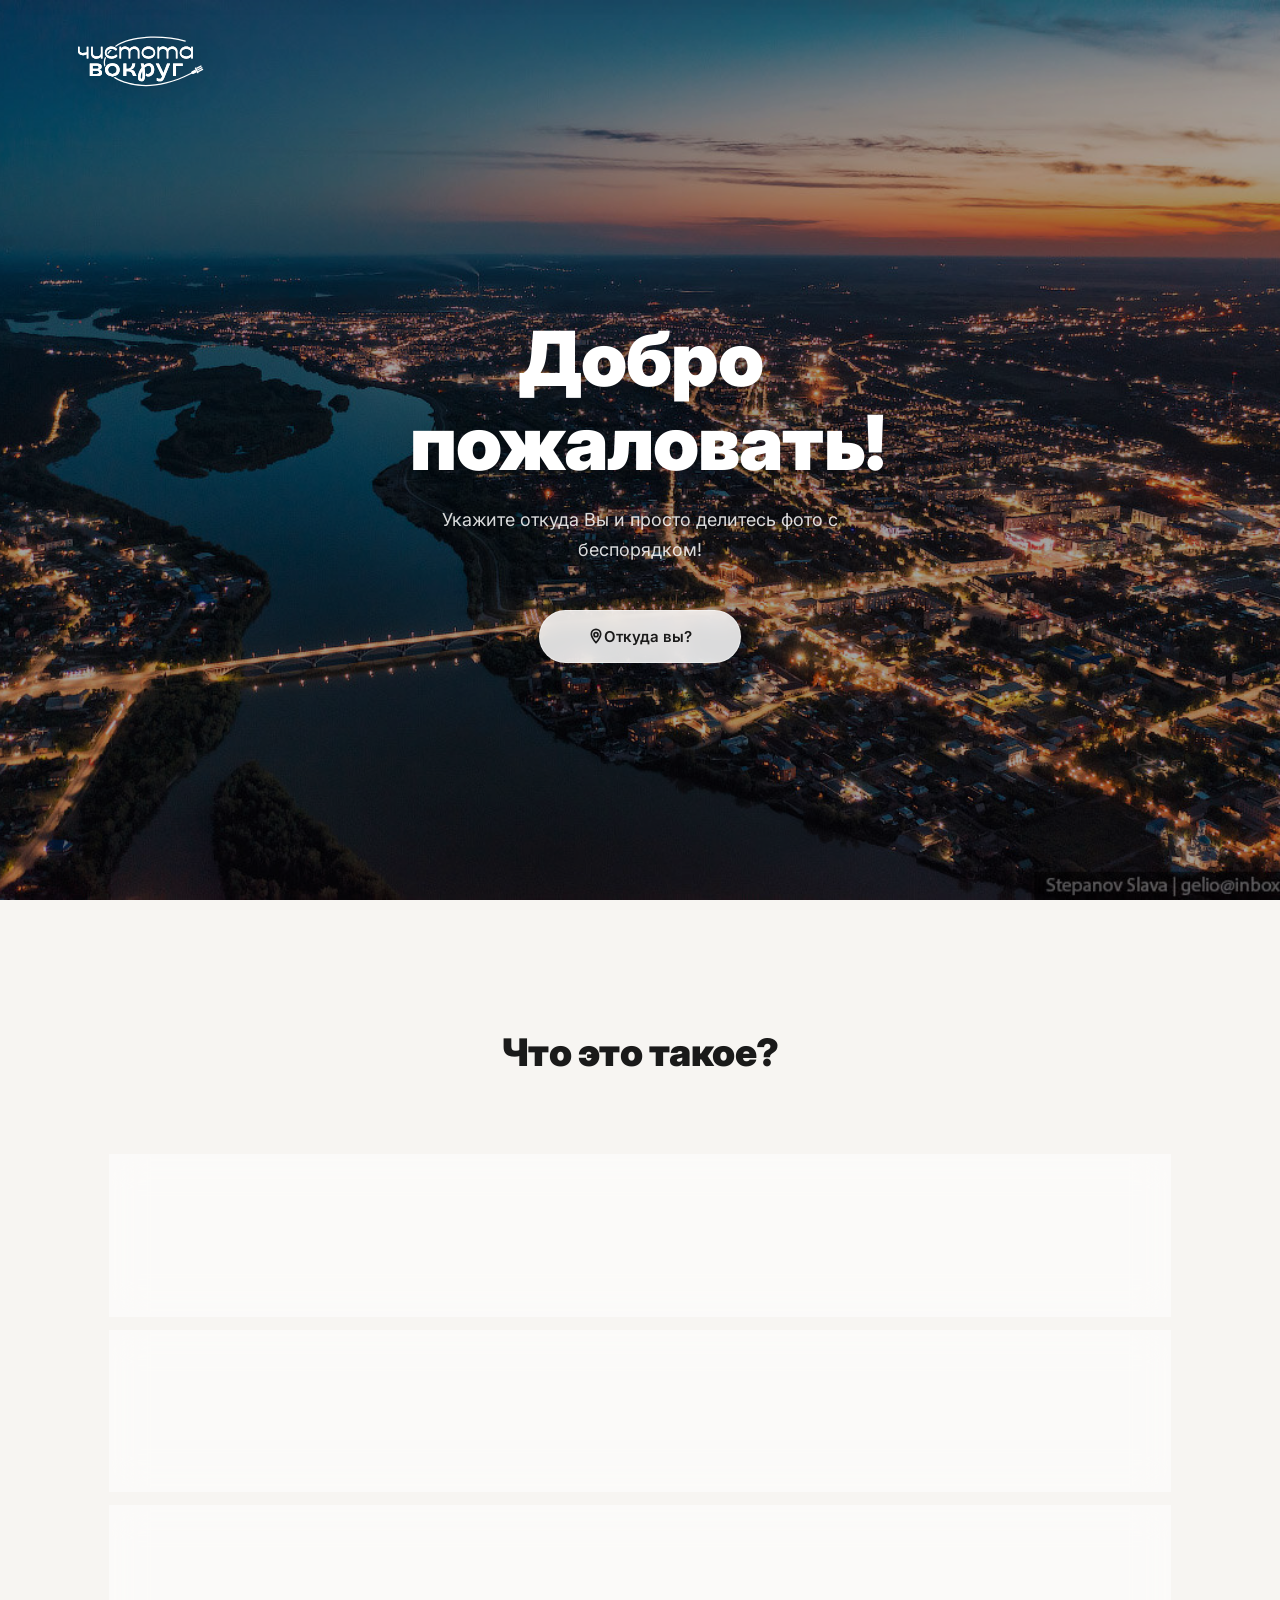
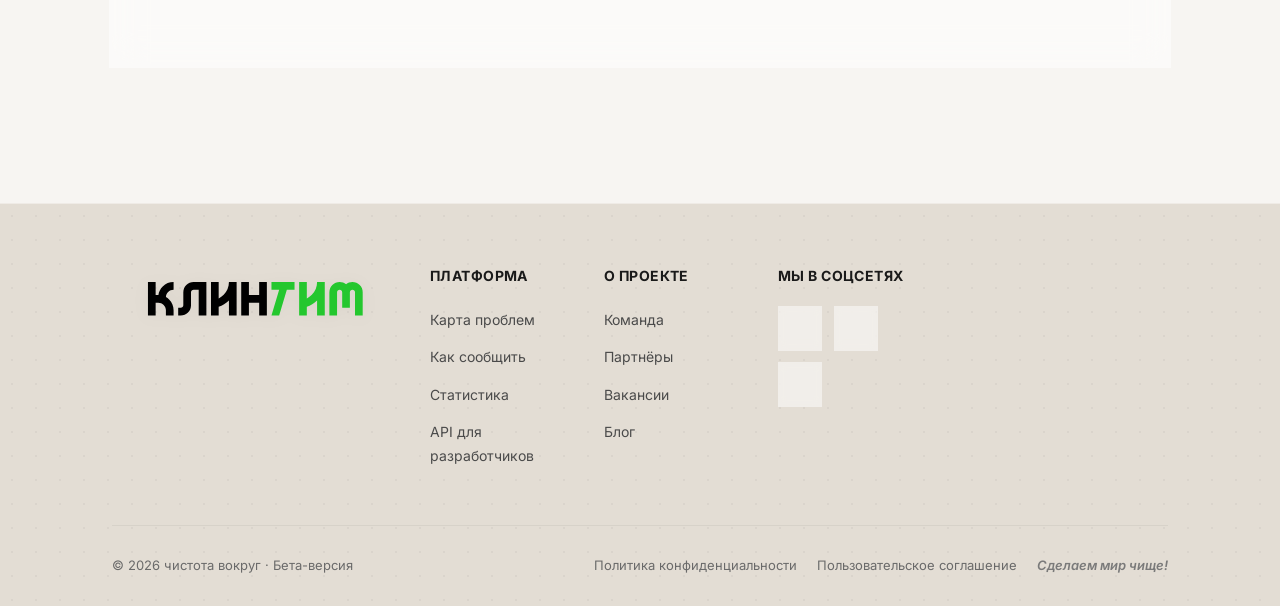
<file: index.html>
<!DOCTYPE html>
<html lang="ru">
<head>
    <meta charset="UTF-8">
    <meta name="viewport" content="width=device-width, initial-scale=1.0">
    <title>Чистота Вокруг</title>
    <link rel="stylesheet" href="styles/index.css">
    <base target="_blank">
</head>
<body>

<section class="hero" id="hero">
    <a href="index.html">
    <img src="image/chistotavokryg_head.svg" alt="Чистота вокруг" class="hero-logo-fixed" id="heroLogo" draggable="false">
</a>
    <div class="hero-content">
        <h1>Добро пожаловать!</h1>
        <p class="hero-subtitle">Укажите откуда Вы и просто делитесь фото с беспорядком!</p>
        <button class="btn-hero" id="heroCityBtn">
            <svg width="16" height="16" viewBox="0 0 24 24" fill="none" stroke="currentColor" stroke-width="2.5" stroke-linecap="round" stroke-linejoin="round">
                <circle cx="12" cy="10" r="3"/>
                <path d="M12 2C8.13 2 5 5.13 5 9c0 5.25 7 13 7 13s7-7.75 7-13c0-3.87-3.13-7-7-7z"/>
            </svg>
            Откуда вы?
        </button>
    </div>
</section>

<header class="floating-header" id="floatingHeader">
    <button class="fh-burger" id="fhBurger" title="Меню" aria-label="Открыть меню">
        <svg class="burger-icon" viewBox="0 0 24 24">
            <line x1="3" y1="6" x2="21" y2="6"/>
            <line x1="3" y1="12" x2="21" y2="12"/>
            <line x1="3" y1="18" x2="21" y2="18"/>
        </svg>
    </button>
    <img src="image/chistotavokryg_head_simple.svg" alt="Чистота вокруг" class="fh-logo-full">
    <div style="display: flex; align-items: center; gap: 10px;">
        <button class="fh-btn" id="floatingCityBtn">
            <svg width="14" height="14" viewBox="0 0 24 24" fill="none" stroke="currentColor" stroke-width="2.5" stroke-linecap="round" stroke-linejoin="round">
                <circle cx="12" cy="10" r="3"/>
                <path d="M12 2C8.13 2 5 5.13 5 9c0 5.25 7 13 7 13s7-7.75 7-13c0-3.87-3.13-7-7-7z"/>
            </svg>
            Откуда вы?
        </button>
    </div>
</header>

<nav class="glass-menu" id="glassMenu">
    <a href="#hero" class="glass-menu-link">На главную</a>
    <a href="#about" class="glass-menu-link">Что это такое?</a>
</nav>

<section class="about" id="about">
    <div class="container">
        <h2 class="section-title">Что это такое?</h2>
        <article class="article-card">
            <div class="article-text">
                <h3>О проекте</h3>
                <p>"Чистота Вокруг" — это платформа, которая помогает сделать территорию вокруг Вас удобнее, чище и безопаснее! Мы верим, что абсолютно любое пространство заслуживает современных цифровых решений.</p>
            </div>
        </article>
        <article class="article-card">
            <div class="article-text">
                <h3>Как это работает?</h3>
                <p>Вы замечаете проблему — фотографируете и отправляете заявку прямо с телефона. Нейросеть распознаёт по фото, что именно не так. Администрация видит обращение и берёт его в работу. Прозрачно и быстро!</p>
            </div>
        </article>
        <article class="article-card">
            <div class="article-text">
                <h3>Для кого это?</h3>
                <p>Для простых людей — чтобы улицы вокруг стали чутка чище. Для администрации — чтобы видеть проблемы и быстро их решать. Для всех, кому не всё равно!</p>
            </div>
        </article>
    </div>
</section>

<footer class="site-footer">
    <div class="container">
        <div class="footer-grid">
            <div class="footer-brand-col">
                <img src="image/cleanteam_logo1big.svg" alt="команда лого" class="footer-logo-img" draggable="false">
            </div>
            <div class="footer-col">
                <h4>Платформа</h4>
                <ul>
                    <li><a href="#">Карта проблем</a></li>
                    <li><a href="#">Как сообщить</a></li>
                    <li><a href="#">Статистика</a></li>
                    <li><a href="#">API для разработчиков</a></li>
                </ul>
            </div>
            <div class="footer-col">
                <h4>О проекте</h4>
                <ul>
                    <li><a href="#">Команда</a></li>
                    <li><a href="#">Партнёры</a></li>
                    <li><a href="#">Вакансии</a></li>
                    <li><a href="#">Блог</a></li>
                </ul>
            </div>
            <div class="footer-col">
                <h4>Мы в соцсетях</h4>
                <div class="footer-social">
                    <a href="#" aria-label="Telegram"><img src="image/telegram-svgrepo-com.svg" alt="Telegram"></a>
                    <a href="#" aria-label="VK"><img src="image/vk-svgrepo-com.svg" alt="VK"></a>
                    <a href="#" aria-label="VK Video"><img src="image/MAX.svg" alt="VK Video"></a>
                </div>
            </div>
        </div>
        <div class="footer-bottom">
            <span>&copy; 2026 чистота вокруг &middot; Бета-версия</span>
            <div class="footer-bottom-links">
                <a href="#">Политика конфиденциальности</a>
                <a href="#">Пользовательское соглашение</a>
                <span class="footer-tagline">Сделаем мир чище!</span>
            </div>
        </div>
    </div>
</footer>

<div class="modal-overlay" id="cityModal">
    <div class="modal">
        <div class="modal-header">
            <h2>Выберите регион</h2>
            <button class="modal-close" id="modalClose">✕</button>
        </div>
        <input type="text" class="modal-search" id="regionSearch" placeholder="Поиск региона...">
        <div class="regions-list" id="regionsList"></div>
        <div class="selected-region-display" id="selectedRegionDisplay">Выберите регион из списка</div>
        <button class="modal-submit" id="modalSubmit" disabled>Подтвердить выбор</button>
    </div>
</div>

<button class="scroll-top-btn" id="scrollTopBtn" title="Наверх">
    <svg width="20" height="20" viewBox="0 0 24 24" fill="none" stroke="currentColor" stroke-width="2.5" stroke-linecap="round" stroke-linejoin="round">
        <polyline points="18 15 12 9 6 15"/>
    </svg>
</button>

<script src="scripts/index.js"></script>
</body>
</html>
</file>
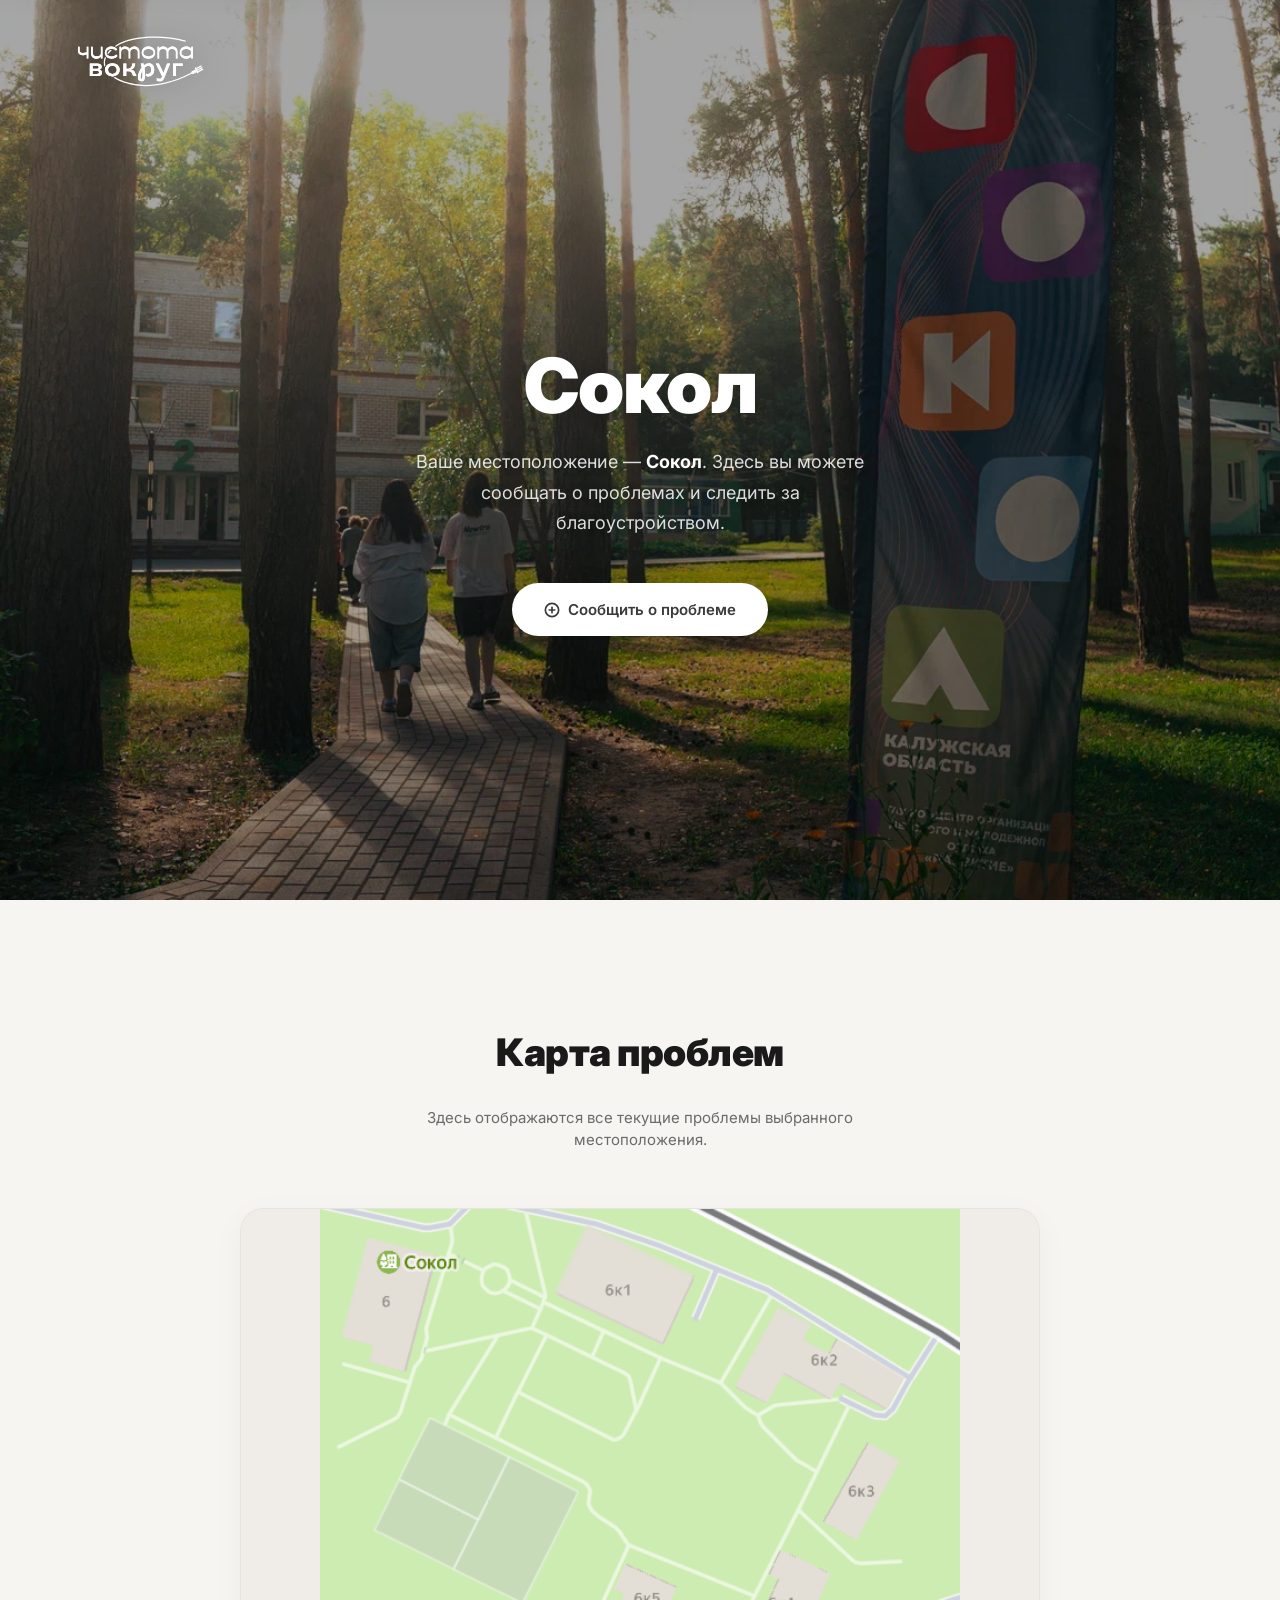
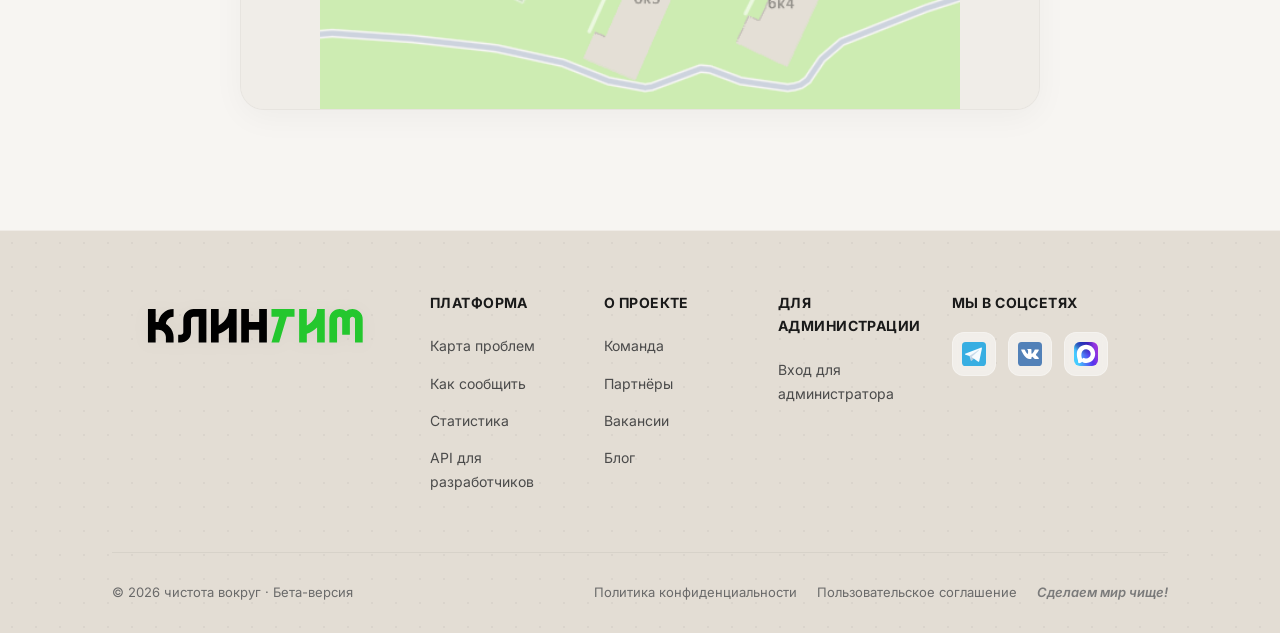
<file: sokol.html>
<!DOCTYPE html>
<html lang="ru">
<head>
    <meta charset="UTF-8">
    <meta name="viewport" content="width=device-width, initial-scale=1.0">
    <title>Сокол — Чистота Вокруг</title>
    <link rel="stylesheet" href="styles/index.css">
    <base target="_blank">
</head>
<body>

<section class="hero sokol-active" id="hero">
    <a href="index.html">
        <img src="image/chistotavokryg_head.svg" alt="Чистота вокруг" class="hero-logo-fixed" id="heroLogo" draggable="false">
    </a>
    <div class="hero-content">
        <h1>Сокол</h1>
        <p class="hero-subtitle">Ваше местоположение — <strong>Сокол</strong>. Здесь вы можете сообщать о проблемах и следить за благоустройством.</p>
        <a href="report.html" class="sokol-btn">
            <svg width="16" height="16" viewBox="0 0 24 24" fill="none" stroke="currentColor" stroke-width="2.5" stroke-linecap="round" stroke-linejoin="round">
                <circle cx="12" cy="12" r="10"/>
                <line x1="12" y1="8" x2="12" y2="16"/>
                <line x1="8" y1="12" x2="16" y2="12"/>
            </svg>
            Сообщить о проблеме
        </a>
    </div>
</section>

<header class="floating-header" id="floatingHeader">
    <button class="fh-burger" id="fhBurger" title="Меню" aria-label="Открыть меню">
        <svg class="burger-icon" viewBox="0 0 24 24">
            <line x1="3" y1="6" x2="21" y2="6"/>
            <line x1="3" y1="12" x2="21" y2="12"/>
            <line x1="3" y1="18" x2="21" y2="18"/>
        </svg>
    </button>
    <img src="image/chistotavokryg_head_simple.svg" alt="Чистота вокруг" class="fh-logo-full">
    <div style="display: flex; align-items: center; gap: 10px;">
        <button class="fh-btn" id="floatingCityBtn">
            <svg width="14" height="14" viewBox="0 0 24 24" fill="none" stroke="currentColor" stroke-width="2.5" stroke-linecap="round" stroke-linejoin="round">
                <circle cx="12" cy="10" r="3"/>
                <path d="M12 2C8.13 2 5 5.13 5 9c0 5.25 7 13 7 13s7-7.75 7-13c0-3.87-3.13-7-7-7z"/>
            </svg>
            Сокол
        </button>
        <a href="report.html" class="fh-btn">
            <svg width="14" height="14" viewBox="0 0 24 24" fill="none" stroke="currentColor" stroke-width="2.5" stroke-linecap="round" stroke-linejoin="round">
                <circle cx="12" cy="12" r="10"/>
                <line x1="12" y1="8" x2="12" y2="16"/>
                <line x1="8" y1="12" x2="16" y2="12"/>
            </svg>
            Сообщить о проблеме
        </a>
    </div>
</header>

<nav class="glass-menu" id="glassMenu">
    <a href="index.html" class="glass-menu-link">На главную</a>
    <a href="#map" class="glass-menu-link">Карта</a>
</nav>

<section class="map-section" id="map">
    <div class="container">
        <h2 class="section-title">Карта проблем</h2>
        <p class="map-subtitle">Здесь отображаются все текущие проблемы выбранного местоположения.</p>
        <div class="map-block">
            <div class="image-wrapper" id="mapImageWrapper">
                <img
                    class="falcon-img"
                    src="image/карта_сокол.png"
                    alt="Карта Сокола"
                    id="mapMainImage"
                >
                <div id="mapMarkersContainer"></div>
            </div>
        </div>
    </div>
</section>

<footer class="site-footer">
    <div class="container">
        <div class="footer-grid">
            <div class="footer-brand-col">
                <img src="image/cleanteam_logo1big.svg" alt="команда лого" class="footer-logo-img" draggable="false">
            </div>
            <div class="footer-col">
                <h4>Платформа</h4>
                <ul>
                    <li><a href="#">Карта проблем</a></li>
                    <li><a href="#">Как сообщить</a></li>
                    <li><a href="#">Статистика</a></li>
                    <li><a href="#">API для разработчиков</a></li>
                </ul>
            </div>
            <div class="footer-col">
                <h4>О проекте</h4>
                <ul>
                    <li><a href="#">Команда</a></li>
                    <li><a href="#">Партнёры</a></li>
                    <li><a href="#">Вакансии</a></li>
                    <li><a href="#">Блог</a></li>
                </ul>
            </div>
            <div class="footer-col">
                <h4>Для администрации</h4>
                <ul>
                    <li><a href="#" id="footerAdminLink">Вход для администратора</a></li>
                </ul>
            </div>
            <div class="footer-col">
                <h4>Мы в соцсетях</h4>
                <div class="footer-social">
                    <a href="#" aria-label="Telegram"><img src="image/telegram-svgrepo-com.svg" alt="Telegram"></a>
                    <a href="#" aria-label="VK"><img src="image/vk-svgrepo-com.svg" alt="VK"></a>
                    <a href="#" aria-label="VK Video"><img src="image/MAX.svg" alt="VK Video"></a>
                </div>
            </div>
        </div>
        <div class="footer-bottom">
            <span>&copy; 2026 чистота вокруг &middot; Бета-версия</span>
            <div class="footer-bottom-links">
                <a href="#">Политика конфиденциальности</a>
                <a href="#">Пользовательское соглашение</a>
                <span class="footer-tagline">Сделаем мир чище!</span>
            </div>
        </div>
    </div>
</footer>

<button class="scroll-top-btn" id="scrollTopBtn" title="Наверх">
    <svg width="20" height="20" viewBox="0 0 24 24" fill="none" stroke="currentColor" stroke-width="2.5" stroke-linecap="round" stroke-linejoin="round">
        <polyline points="18 15 12 9 6 15"/>
    </svg>
</button>

<div class="modal-overlay" id="adminModal">
    <div class="modal">
        <div class="modal-header">
            <h2>Вход для администратора</h2>
            <button class="modal-close" id="adminModalClose">✕</button>
        </div>
        <div class="form-group">
            <label for="adminLogin">Логин</label>
            <input type="text" id="adminLogin" class="modal-search" placeholder="Введите логин">
        </div>
        <div class="form-group">
            <label for="adminPassword">Пароль</label>
            <input type="password" id="adminPassword" class="modal-search" placeholder="Введите пароль">
        </div>
        <div class="admin-error" id="adminError" style="display: none; color: #dc3545; font-size: 13px; text-align: center; margin-top: 8px;">Неверный логин или пароль</div>
        <button class="modal-submit" id="adminSubmit">Войти</button>
    </div>
</div>

<script src="scripts/sokol.js"></script>
</body>
</html>
</file>
<file: styles/index.css>
@import url('https://fonts.googleapis.com/css2?family=Inter:wght@400;500;600;700;800;900&display=swap');

* {
    margin: 0;
    padding: 0;
    box-sizing: border-box;
}

a {
    text-decoration: none;
}

body {
    font-family: 'Inter', -apple-system, BlinkMacSystemFont, sans-serif;
    background: #f7f5f2;
    color: #1a1a1a;
    line-height: 1.7;
    -webkit-font-smoothing: antialiased;
}

/* ========== ГЛАВНЫЙ ЭКРАН ========== */
.hero {
    height: 100vh;
    min-height: 600px;
    background: url('image_css/hero-main.jpg') center/cover no-repeat;
    display: flex;
    align-items: center;
    justify-content: center;
    text-align: center;
    position: relative;
    overflow: hidden;
}

.hero::before {
    content: '';
    position: absolute;
    top: 0;
    left: 0;
    width: 100%;
    height: 100%;
    background: rgba(0, 0, 0, 0.35);
    z-index: 1;
    pointer-events: none;
}

.hero::after {
    content: '';
    position: absolute;
    inset: 0;
    background: transparent;
    transition: background 0.8s ease;
    z-index: 0;
    pointer-events: none;
}

.hero.sokol-active::after {
    background: url('image_css/main.jpg') center/cover no-repeat;
}

a:has(.hero-logo-fixed) {
    position: absolute;
    top: 28px;
    left: 32px;
    z-index: 3;
    display: block;
}

.hero-logo-fixed {
    display: block;
    height: 64px;
    width: auto;
    filter: brightness(0) invert(1) drop-shadow(0 2px 16px rgba(0, 0, 0, 0.3));
    transition: opacity 0.5s ease, transform 0.5s ease;
    animation: logoIn 0.8s cubic-bezier(0.16, 1, 0.3, 1) forwards;
}

.hero-logo-fixed.fade-out {
    opacity: 0;
    transform: translateY(-20px);
    pointer-events: none;
}

@keyframes logoIn {
    from { opacity: 0; transform: translateY(-20px); }
    to   { opacity: 1; transform: translateY(0); }
}

.hero-content {
    position: relative;
    z-index: 2;
    padding: 20px;
    animation: fadeUp 0.8s cubic-bezier(0.16, 1, 0.3, 1);
    max-width: 500px;
    margin-top: 80px;
}

@keyframes fadeUp {
    from { opacity: 0; transform: translateY(48px); }
    to   { opacity: 1; transform: translateY(0); }
}

.hero h1 {
    font-size: clamp(42px, 9vw, 76px);
    font-weight: 900;
    color: #fff;
    letter-spacing: -1px;
    margin-bottom: 20px;
    text-shadow: 0 2px 40px rgba(0, 0, 0, 0.25);
    line-height: 1.1;
}

.hero-subtitle {
    font-size: clamp(15px, 2vw, 18px);
    color: rgba(255, 255, 255, 0.85);
    max-width: 500px;
    margin: 0 auto 44px;
    text-shadow: 0 1px 12px rgba(0, 0, 0, 0.2);
    font-weight: 400;
}

.hero-subtitle strong {
    font-weight: 700;
    color: #fff;
}

.btn-hero {
    display: inline-flex;
    align-items: center;
    padding: 16px 48px;
    font-size: 15px;
    font-weight: 600;
    color: #1a1a1a;
    background: rgba(255, 255, 255, 0.85);
    backdrop-filter: blur(8px);
    -webkit-backdrop-filter: blur(8px);
    border: 1px solid rgba(255, 255, 255, 0.4);
    border-radius: 50px;
    cursor: pointer;
    font-family: 'Inter', sans-serif;
    transition: transform 0.35s, box-shadow 0.35s;
    box-shadow: 0 8px 28px rgba(0, 0, 0, 0.1);
}

.btn-hero:hover {
    transform: translateY(-2px);
    box-shadow: 0 14px 36px rgba(0, 0, 0, 0.16);
}

/* ========== КНОПКА "СООБЩИТЬ О ПРОБЛЕМЕ" ========== */
.sokol-btn {
    text-decoration: none !important;
    display: inline-flex;
    align-items: center;
    gap: 8px;
    padding: 14px 32px;
    background: #fff;
    color: #3a3a3a;
    border: none;
    border-radius: 50px;
    font-weight: 600;
    font-size: 15px;
    font-family: 'Inter', sans-serif;
    cursor: pointer;
    transition: transform 0.35s, box-shadow 0.35s;
    box-shadow: 0 8px 28px rgba(0, 0, 0, 0.1);
}

.sokol-btn:hover,
.sokol-btn:visited,
.sokol-btn:active,
.sokol-btn:focus {
    text-decoration: none !important;
    border-bottom: none !important;
    outline: none !important;
}

.sokol-btn:hover {
    background: #fff !important;
    color: #3a3a3a !important;
    transform: translateY(-2px);
    box-shadow: 0 14px 36px rgba(0, 0, 0, 0.16);
}

/* ========== ВЫЕЗЖАЮЩИЙ ХЕДЕР ========== */
.floating-header {
    position: fixed;
    top: 0;
    left: 0;
    right: 0;
    z-index: 1000;
    display: flex;
    justify-content: space-between;
    align-items: center;
    padding: 16px 44px;
    background: rgba(255, 255, 255, 0.25);
    backdrop-filter: blur(40px) saturate(200%);
    -webkit-backdrop-filter: blur(40px) saturate(200%);
    border-bottom: 1px solid rgba(0, 0, 0, 0.06);
    box-shadow: 0 2px 20px rgba(0, 0, 0, 0.04);
    transform: translateY(-100%);
    transition: transform 0.5s cubic-bezier(0.16, 1, 0.3, 1);
}

.floating-header.visible {
    transform: translateY(0);
}

.fh-burger {
    width: 40px;
    height: 40px;
    border-radius: 10px;
    background: rgba(255, 255, 255, 0.3);
    backdrop-filter: blur(12px);
    -webkit-backdrop-filter: blur(12px);
    border: 1px solid rgba(255, 255, 255, 0.4);
    cursor: pointer;
    display: flex;
    align-items: center;
    justify-content: center;
    transition: all 0.25s;
    flex-shrink: 0;
    padding: 0;
}

.fh-burger:hover {
    background: rgba(255, 255, 255, 0.5);
}

.burger-icon {
    width: 22px;
    height: 22px;
    display: block;
    fill: none;
    stroke: #1a1a1a;
    stroke-width: 2.5;
    stroke-linecap: round;
    stroke-linejoin: round;
    pointer-events: none;
}

.fh-logo-full {
    position: absolute;
    left: 50%;
    transform: translateX(-50%);
    height: 56px;
    width: auto;
    max-width: 40vw;
    object-fit: contain;
    user-select: none;
    pointer-events: none;
    opacity: 0;
    transition: opacity 0.5s ease;
}

.floating-header.visible .fh-logo-full {
    opacity: 1;
}

.fh-btn {
    display: flex;
    align-items: center;
    gap: 7px;
    padding: 10px 22px;
    font-size: 13px;
    font-weight: 600;
    color: #1a1a1a;
    background: rgba(255, 255, 255, 0.4);
    backdrop-filter: blur(12px);
    -webkit-backdrop-filter: blur(12px);
    border: 1px solid rgba(255, 255, 255, 0.5);
    border-radius: 50px;
    cursor: pointer;
    font-family: 'Inter', sans-serif;
    letter-spacing: 0.2px;
    transition: all 0.3s ease;
    box-shadow: 0 2px 8px rgba(0, 0, 0, 0.04);
    flex-shrink: 0;
}

.fh-btn:hover {
    background: rgba(255, 255, 255, 0.6);
    border-color: rgba(255, 255, 255, 0.7);
    box-shadow: 0 4px 16px rgba(0, 0, 0, 0.08);
    transform: translateY(-1px);
}

.glass-menu {
    position: fixed;
    top: 70px;
    left: 44px;
    background: rgba(255, 255, 255, 0.7);
    backdrop-filter: blur(24px) saturate(200%);
    -webkit-backdrop-filter: blur(24px) saturate(200%);
    border: 1px solid rgba(255, 255, 255, 0.5);
    border-radius: 14px;
    padding: 8px;
    display: flex;
    flex-direction: column;
    gap: 2px;
    min-width: 200px;
    box-shadow: 0 8px 32px rgba(0, 0, 0, 0.08);
    opacity: 0;
    visibility: hidden;
    transform: translateY(-8px);
    transition: opacity 0.3s ease, transform 0.3s ease, visibility 0.3s;
    z-index: 1001;
}

.glass-menu.open {
    opacity: 1;
    visibility: visible;
    transform: translateY(0);
}

.glass-menu-link {
    padding: 10px 16px;
    font-size: 14px;
    font-weight: 500;
    color: #1a1a1a;
    text-decoration: none;
    border-radius: 10px;
    transition: background 0.2s;
}

.glass-menu-link:hover {
    background: rgba(0, 0, 0, 0.05);
}

/* ========== ЧТО ЭТО ТАКОЕ? ========== */
.about {
    padding: 120px 0 100px;
}

.section-title {
    text-align: center;
    font-size: clamp(28px, 5vw, 38px);
    font-weight: 900;
    letter-spacing: -0.5px;
    margin-bottom: 72px;
}

.article-card {
    display: flex;
    background: rgba(255, 255, 255, 0.5);
    backdrop-filter: blur(16px);
    -webkit-backdrop-filter: blur(16px);
    border: 1px solid rgba(0, 0, 0, 0.05);
    border-radius: 24px;
    overflow: hidden;
    margin-bottom: 20px;
    box-shadow: 0 1px 2px rgba(0, 0, 0, 0.02);
    transition: transform 0.45s cubic-bezier(0.16, 1, 0.3, 1),
                box-shadow 0.45s cubic-bezier(0.16, 1, 0.3, 1);
    min-height: auto;
}

.article-card:hover {
    transform: translateY(-4px);
    box-shadow: 0 12px 32px rgba(0, 0, 0, 0.06);
}

.article-text {
    flex: 1;
    padding: 32px 36px;
    display: flex;
    flex-direction: column;
    justify-content: center;
}

.article-text h3 {
    font-size: 20px;
    font-weight: 800;
    margin-bottom: 8px;
}

.article-text p {
    font-size: 14px;
    color: #5c5c5c;
    line-height: 1.7;
}

/* ========== КАРТА (страница Сокола) ========== */
.map-section {
    padding: 120px 0 100px;
}

.map-subtitle {
    text-align: center;
    font-size: 15px;
    color: #6a6a6a;
    max-width: 500px;
    margin: -50px auto 56px;
    line-height: 1.5;
}

.map-block {
    max-width: 800px;
    margin: 0 auto;
}

.map-block .image-wrapper {
    position: relative;
    width: 100%;
    border-radius: 24px;
    overflow: hidden;
    border: 1px solid rgba(0, 0, 0, 0.04);
    box-shadow: 0 8px 32px rgba(0, 0, 0, 0.04);
    background: #f0ede8;
    cursor: default;
    user-select: none;
}

.map-block .falcon-img {
    display: block;
    width: 100%;
    height: auto;
    max-height: 500px;
    object-fit: contain;
    pointer-events: none;
    background: #f0ede8;
}

/* ========== ФУТЕР ========== */
.site-footer {
    background: #e3ddd4;
    background-image: radial-gradient(rgba(0, 0, 0, 0.04) 1px, transparent 1px);
    background-size: 24px 24px;
    border-top: 1px solid rgba(255, 255, 255, 0.4);
    padding: 60px 0 30px;
    margin-top: 20px;
}

.footer-grid {
    display: grid;
    grid-template-columns: 2fr 1fr 1fr 1fr 1.5fr;
    gap: 40px 30px;
    margin-bottom: 48px;
}

.footer-brand-col .footer-logo-img {
    height: 70px;
    width: auto;
    object-fit: contain;
    display: block;
    margin-bottom: 12px;
    filter: drop-shadow(0 2px 8px rgba(0,0,0,0.04));
}

.footer-col h4 {
    font-size: 14px;
    font-weight: 700;
    text-transform: uppercase;
    letter-spacing: 0.03em;
    color: #1a1a1a;
    margin-bottom: 18px;
}

.footer-col ul {
    list-style: none;
    padding: 0;
    margin: 0;
}

.footer-col ul li {
    margin-bottom: 10px;
}

.footer-col ul a {
    color: #4a4a4a;
    text-decoration: none;
    font-size: 14px;
    transition: color 0.2s, transform 0.2s;
    display: inline-flex;
    align-items: center;
    gap: 6px;
}

.footer-col ul a:hover {
    color: #1a1a1a;
    transform: translateX(4px);
}

.footer-social {
    display: flex;
    gap: 12px;
    margin-top: 6px;
    flex-wrap: wrap;
}

.footer-social a {
    display: flex;
    align-items: center;
    justify-content: center;
    width: 44px;
    height: 44px;
    border-radius: 12px;
    background: rgba(255, 255, 255, 0.5);
    backdrop-filter: blur(4px);
    border: 1px solid rgba(255, 255, 255, 0.3);
    transition: all 0.25s;
    color: #1a1a1a;
    text-decoration: none;
}

.footer-social a:hover {
    background: #fff;
    transform: translateY(-3px);
    box-shadow: 0 8px 20px rgba(0,0,0,0.06);
}

.footer-social img {
    width: 24px;
    height: 24px;
    display: block;
    object-fit: contain;
}

.footer-bottom {
    border-top: 1px solid rgba(0, 0, 0, 0.05);
    padding-top: 28px;
    display: flex;
    justify-content: space-between;
    align-items: center;
    flex-wrap: wrap;
    gap: 12px 20px;
    font-size: 13px;
    color: #6a6a6a;
}

.footer-bottom-links {
    display: flex;
    gap: 20px;
}

.footer-bottom-links a {
    color: #6a6a6a;
    text-decoration: none;
    transition: color 0.2s;
}

.footer-bottom-links a:hover {
    color: #1a1a1a;
}

.footer-tagline {
    font-style: italic;
    color: #7a7a7a;
    font-weight: 600;
}

/* ========== МОДАЛЬНОЕ ОКНО ========== */
.modal-overlay {
    position: fixed;
    inset: 0;
    background: rgba(0, 0, 0, 0.5);
    backdrop-filter: blur(8px);
    -webkit-backdrop-filter: blur(8px);
    z-index: 9999;
    display: flex;
    align-items: center;
    justify-content: center;
    opacity: 0;
    visibility: hidden;
    transition: opacity 0.3s ease, visibility 0.3s ease;
}

.modal-overlay.active {
    opacity: 1;
    visibility: visible;
    display: flex;
}

.modal {
    background: white;
    border-radius: 20px;
    padding: 40px;
    max-width: 480px;
    width: 90%;
    max-height: 80vh;
    box-shadow: 0 24px 64px rgba(0, 0, 0, 0.2);
    animation: slideUp 0.35s cubic-bezier(0.16, 1, 0.3, 1);
    overflow-y: auto;
}

@keyframes slideUp {
    from { opacity: 0; transform: translateY(30px) scale(0.98); }
    to   { opacity: 1; transform: translateY(0) scale(1); }
}

.modal-header {
    display: flex;
    justify-content: space-between;
    align-items: center;
    margin-bottom: 24px;
}

.modal-header h2 {
    font-size: 22px;
    font-weight: 800;
    color: #1a1a1a;
}

.modal-close {
    width: 36px;
    height: 36px;
    border: none;
    background: #f0ede8;
    border-radius: 50%;
    font-size: 20px;
    cursor: pointer;
    display: flex;
    align-items: center;
    justify-content: center;
    transition: background 0.2s;
    color: #666;
}

.modal-close:hover {
    background: #e5e0d9;
}

.modal-search {
    width: 100%;
    padding: 12px 16px;
    border: 2px solid #e5e0d9;
    border-radius: 12px;
    font-size: 14px;
    font-family: 'Inter', sans-serif;
    margin-bottom: 16px;
    transition: border-color 0.3s;
}

.modal-search:focus {
    outline: none;
    border-color: #1a1a1a;
}

.regions-list {
    display: flex;
    flex-direction: column;
    gap: 4px;
    max-height: 300px;
    overflow-y: auto;
}

.regions-list::-webkit-scrollbar { width: 4px; }
.regions-list::-webkit-scrollbar-track { background: #f0ede8; border-radius: 4px; }
.regions-list::-webkit-scrollbar-thumb { background: #ccc; border-radius: 4px; }

.region-item {
    padding: 12px 16px;
    border: none;
    background: transparent;
    border-radius: 10px;
    text-align: left;
    font-size: 15px;
    font-family: 'Inter', sans-serif;
    cursor: pointer;
    transition: background 0.2s;
    color: #1a1a1a;
    display: flex;
    align-items: center;
    gap: 12px;
}

.region-item:hover { background: #f5f3f0; }
.region-item .region-name { flex: 1; }
.region-item .region-check { color: #1a1a1a; opacity: 0; transition: opacity 0.2s; }
.region-item.selected .region-check { opacity: 1; }
.region-item.selected { background: #f0ede8; }

.modal-submit {
    width: 100%;
    margin-top: 20px;
    padding: 14px;
    border: none;
    background: #1a1a1a;
    color: white;
    border-radius: 12px;
    font-size: 16px;
    font-weight: 600;
    font-family: 'Inter', sans-serif;
    cursor: pointer;
    transition: background 0.3s;
}

.modal-submit:hover { background: #333; }
.modal-submit:disabled { background: #ccc; cursor: not-allowed; }

.selected-region-display {
    margin-top: 12px;
    padding: 12px 16px;
    background: #f5f3f0;
    border-radius: 10px;
    font-size: 14px;
    color: #666;
    text-align: center;
}

.selected-region-display strong { color: #1a1a1a; }

/* ========== КОНТЕЙНЕР ========== */
.container {
    max-width: 1120px;
    margin: 0 auto;
    padding: 0 32px;
}

/* ========== КНОПКА НАВЕРХ ========== */
.scroll-top-btn {
    position: fixed;
    bottom: 28px;
    right: 28px;
    width: 48px;
    height: 48px;
    border-radius: 14px;
    background: rgba(255, 255, 255, 0.5);
    backdrop-filter: blur(16px) saturate(200%);
    -webkit-backdrop-filter: blur(16px) saturate(200%);
    border: 1px solid rgba(255, 255, 255, 0.5);
    box-shadow: 0 4px 20px rgba(0, 0, 0, 0.08);
    cursor: pointer;
    display: flex;
    align-items: center;
    justify-content: center;
    color: #1a1a1a;
    z-index: 999;
    opacity: 0;
    visibility: hidden;
    transform: translateY(20px);
    transition: opacity 0.4s ease, transform 0.4s ease, visibility 0.4s ease;
}

.scroll-top-btn.visible {
    opacity: 1;
    visibility: visible;
    transform: translateY(0);
}

.scroll-top-btn:hover {
    background: rgba(255, 255, 255, 0.75);
    transform: translateY(-2px);
    box-shadow: 0 8px 28px rgba(0, 0, 0, 0.12);
}

/* ========== МОДАЛКА АДМИНА ========== */
#adminModal .form-group {
    margin-bottom: 16px;
}

#adminModal .form-group label {
    display: block;
    font-weight: 600;
    font-size: 14px;
    color: #1a1a1a;
    margin-bottom: 6px;
}

#adminModal .modal-search {
    width: 100%;
    padding: 12px 16px;
    border: 2px solid #e5e0d9;
    border-radius: 12px;
    font-size: 14px;
    font-family: 'Inter', sans-serif;
    transition: border-color 0.3s;
}

#adminModal .modal-search:focus {
    outline: none;
    border-color: #1a1a1a;
}

#adminModal .modal-submit {
    width: 100%;
    margin-top: 8px;
}

/* ========== АДАПТИВ ========== */
@media (max-width: 880px) {
    .footer-grid {
        grid-template-columns: 1fr 1fr;
        gap: 30px;
    }
    .footer-brand-col {
        grid-column: 1 / -1;
    }
}

@media (max-width: 768px) {
    .floating-header {
        padding: 10px 12px;
        flex-wrap: nowrap;
        justify-content: flex-start;
        gap: 8px;
    }

    .fh-burger { width: 34px; height: 34px; border-radius: 8px; flex-shrink: 0; }
    .burger-icon { width: 18px; height: 18px; }

    .fh-logo-full {
        position: static;
        transform: none;
        height: 36px;
        max-width: 30vw;
        opacity: 1;
        flex-shrink: 0;
        margin-right: auto;
    }

    .floating-header > div:last-child {
        display: flex;
        flex-direction: column;
        gap: 4px;
        align-items: stretch;
        flex-shrink: 0;
    }

    .fh-btn {
        padding: 5px 10px;
        font-size: 10px;
        gap: 4px;
        border-radius: 40px;
        white-space: nowrap;
        justify-content: center;
        width: 100%;
    }

    .fh-btn svg { width: 10px; height: 10px; flex-shrink: 0; }

    .hero-logo-fixed { top: 20px; left: 20px; height: 40px; }

    .glass-menu { left: 10px; top: 50px; min-width: 150px; border-radius: 12px; }
    .glass-menu-link { padding: 8px 12px; font-size: 12px; }

    .article-card { flex-direction: column; }
    .article-text { padding: 24px 20px; }

    .site-footer { padding: 40px 0 24px; }
    .footer-grid { grid-template-columns: 1fr; gap: 28px; }
    .footer-bottom { flex-direction: column; text-align: center; gap: 16px; }
    .footer-bottom-links { flex-wrap: wrap; justify-content: center; }

    .modal { padding: 28px 20px; }
    .scroll-top-btn { bottom: 20px; right: 20px; width: 42px; height: 42px; }
}

@media (max-width: 480px) {
    .footer-col h4 { font-size: 13px; margin-bottom: 14px; }
    .footer-social a { width: 40px; height: 40px; }
    .footer-social img { width: 20px; height: 20px; }
}
</file>
